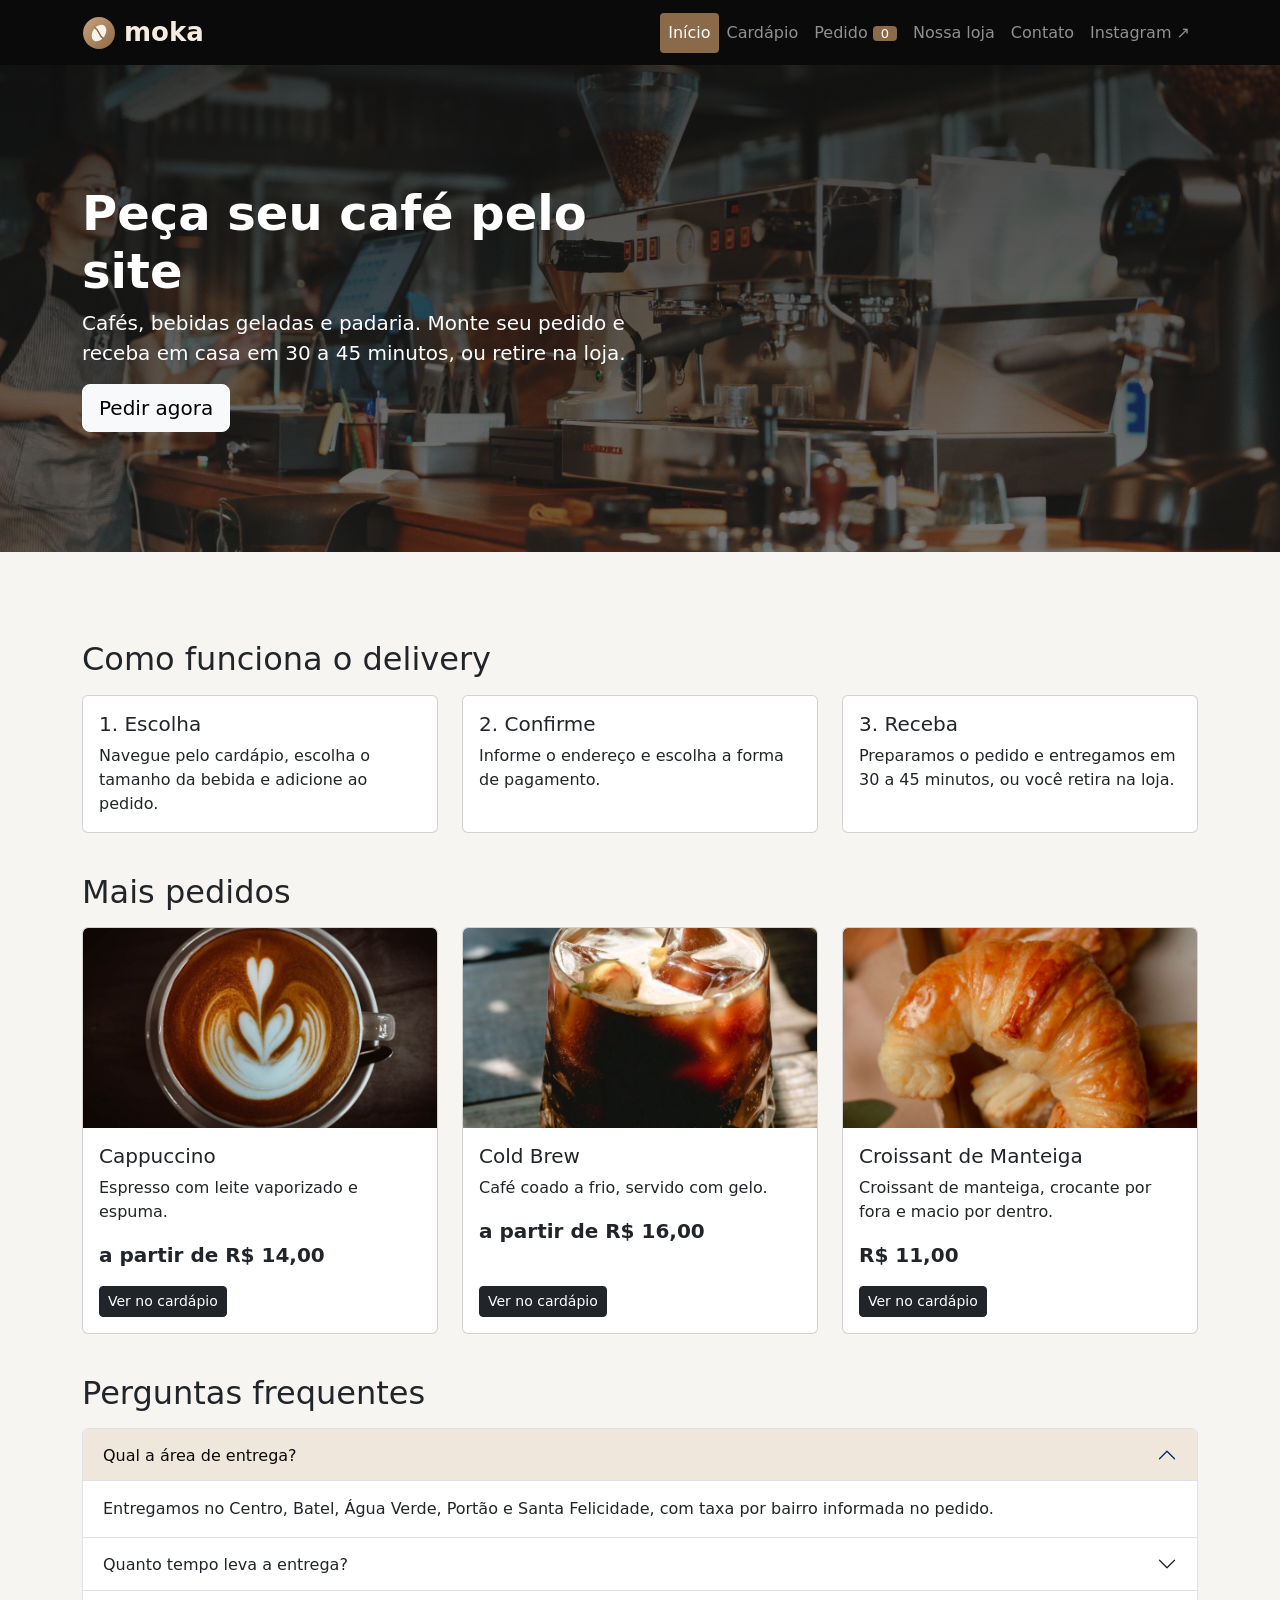
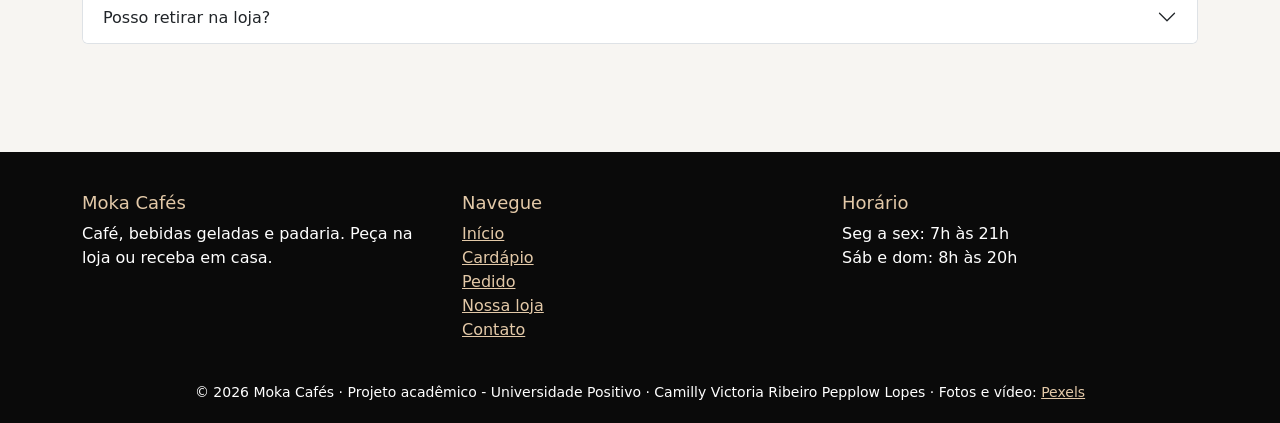
<file: index.html>
<!DOCTYPE html>
<!-- Moka - Inicio -->
<html lang="pt-BR">
<head>
    <meta charset="UTF-8">
    <meta name="viewport" content="width=device-width, initial-scale=1">
    <meta name="description" content="Moka Cafés: cardápio, pedidos e delivery de café.">
    <meta name="author" content="Camilly Victoria Ribeiro Pepplow Lopes">
    <title>Início | Moka Cafés</title>
    <link rel="icon" href="img/favicon.svg" type="image/svg+xml">
    <link rel="stylesheet" href="css/bootstrap.min.css">
    <link rel="stylesheet" href="css/tema.css">
</head>
<body>

    <header>
        <nav class="navbar navbar-expand-lg navbar-dark navbar-moka">
            <div class="container">
                <a class="navbar-brand" href="index.html"><img src="img/logo-moka.svg" alt="" width="34" height="34"><span>moka</span></a>
                <button class="navbar-toggler" type="button" data-bs-toggle="collapse" data-bs-target="#menu-principal" aria-label="Abrir menu">
                    <span class="navbar-toggler-icon"></span>
                </button>
                <div class="collapse navbar-collapse" id="menu-principal">
                    <ul class="navbar-nav ms-auto">
                        <li class="nav-item"><a class="nav-link active" href="index.html">Início</a></li>
                        <li class="nav-item"><a class="nav-link" href="cardapio.html">Cardápio</a></li>
                        <li class="nav-item"><a class="nav-link" href="pedido.html">Pedido <span id="contador-sacola">0</span></a></li>
                        <li class="nav-item"><a class="nav-link" href="loja.html">Nossa loja</a></li>
                        <li class="nav-item"><a class="nav-link" href="contato.html">Contato</a></li>
                        <li class="nav-item"><a class="nav-link" href="https://www.instagram.com" target="_blank" rel="noopener">Instagram ↗</a></li>
                    </ul>
                </div>
            </div>
        </nav>
    </header>

    <section class="hero" style="background-image: linear-gradient(rgba(10, 10, 10, 0.75), rgba(10, 10, 10, 0.5)), url('img/hero-fundo.jpg');">
        <div class="container">
            <div class="texto-hero">
                <h1>Peça seu café pelo site</h1>
                <p>Cafés, bebidas geladas e padaria. Monte seu pedido e receba em casa em 30 a 45 minutos, ou retire na loja.</p>
                <a href="cardapio.html" class="btn btn-light btn-lg">Pedir agora</a>
            </div>
        </div>
    </section>

    <main class="container py-5">

        <h2 class="titulo-secao">Como funciona o delivery</h2>
        <div class="grade">
            <div>
                <div class="card card-moka">
                    <div class="card-body">
                        <h3>1. Escolha</h3>
                        <p>Navegue pelo cardápio, escolha o tamanho da bebida e adicione ao pedido.</p>
                    </div>
                </div>
            </div>
            <div>
                <div class="card card-moka">
                    <div class="card-body">
                        <h3>2. Confirme</h3>
                        <p>Informe o endereço e escolha a forma de pagamento.</p>
                    </div>
                </div>
            </div>
            <div>
                <div class="card card-moka">
                    <div class="card-body">
                        <h3>3. Receba</h3>
                        <p>Preparamos o pedido e entregamos em 30 a 45 minutos, ou você retira na loja.</p>
                    </div>
                </div>
            </div>
        </div>

        <h2 class="titulo-secao">Mais pedidos</h2>
        <div class="grade">
            <div>
                <article class="card card-moka">
                    <img src="img/cappuccino.jpg" class="card-img-top" alt="Cappuccino">
                    <div class="card-body">
                        <h3 class="card-title">Cappuccino</h3>
                        <p class="card-text">Espresso com leite vaporizado e espuma.</p>
                        <p class="preco">a partir de R$ 14,00</p>
                        <a href="cardapio.html" class="btn btn-dark btn-sm">Ver no cardápio</a>
                    </div>
                </article>
            </div>
            <div>
                <article class="card card-moka">
                    <img src="img/cold-brew.jpg" class="card-img-top" alt="Cold Brew">
                    <div class="card-body">
                        <h3 class="card-title">Cold Brew</h3>
                        <p class="card-text">Café coado a frio, servido com gelo.</p>
                        <p class="preco">a partir de R$ 16,00</p>
                        <a href="cardapio.html" class="btn btn-dark btn-sm">Ver no cardápio</a>
                    </div>
                </article>
            </div>
            <div>
                <article class="card card-moka">
                    <img src="img/croissant.jpg" class="card-img-top" alt="Croissant de Manteiga">
                    <div class="card-body">
                        <h3 class="card-title">Croissant de Manteiga</h3>
                        <p class="card-text">Croissant de manteiga, crocante por fora e macio por dentro.</p>
                        <p class="preco">R$ 11,00</p>
                        <a href="cardapio.html" class="btn btn-dark btn-sm">Ver no cardápio</a>
                    </div>
                </article>
            </div>
        </div>

        <h2 class="titulo-secao">Perguntas frequentes</h2>
        <div class="accordion" id="perguntas">
            <div class="accordion-item">
                <h3 class="accordion-header">
                    <button class="accordion-button" type="button" data-bs-toggle="collapse" data-bs-target="#pergunta1">Qual a área de entrega?</button>
                </h3>
                <div id="pergunta1" class="accordion-collapse collapse show" data-bs-parent="#perguntas">
                    <div class="accordion-body">Entregamos no Centro, Batel, Água Verde, Portão e Santa Felicidade, com taxa por bairro informada no pedido.</div>
                </div>
            </div>
            <div class="accordion-item">
                <h3 class="accordion-header">
                    <button class="accordion-button collapsed" type="button" data-bs-toggle="collapse" data-bs-target="#pergunta2">Quanto tempo leva a entrega?</button>
                </h3>
                <div id="pergunta2" class="accordion-collapse collapse" data-bs-parent="#perguntas">
                    <div class="accordion-body">De 30 a 45 minutos, dependendo do bairro.</div>
                </div>
            </div>
            <div class="accordion-item">
                <h3 class="accordion-header">
                    <button class="accordion-button collapsed" type="button" data-bs-toggle="collapse" data-bs-target="#pergunta3">Posso retirar na loja?</button>
                </h3>
                <div id="pergunta3" class="accordion-collapse collapse" data-bs-parent="#perguntas">
                    <div class="accordion-body">Sim. Escolha a opção Retirada na loja ao finalizar o pedido. Não tem taxa de entrega.</div>
                </div>
            </div>
        </div>

    </main>

    <footer class="rodape">
        <div class="container">
            <div class="rodape-colunas">
                <div>
                    <h2>Moka Cafés</h2>
                    <p>Café, bebidas geladas e padaria. Peça na loja ou receba em casa.</p>
                </div>
                <div>
                    <h2>Navegue</h2>
                    <ul class="list-unstyled">
                        <li><a href="index.html">Início</a></li>
                        <li><a href="cardapio.html">Cardápio</a></li>
                        <li><a href="pedido.html">Pedido</a></li>
                        <li><a href="loja.html">Nossa loja</a></li>
                        <li><a href="contato.html">Contato</a></li>
                    </ul>
                </div>
                <div>
                    <h2>Horário</h2>
                    <p>Seg a sex: 7h às 21h<br>Sáb e dom: 8h às 20h</p>
                </div>
            </div>
            <p class="text-center small">&copy; <span class="ano-atual">2026</span> Moka Cafés · Projeto acadêmico - Universidade Positivo · Camilly Victoria Ribeiro Pepplow Lopes · Fotos e vídeo: <a href="https://www.pexels.com" target="_blank" rel="noopener">Pexels</a></p>
        </div>
    </footer>

    <script src="js/bootstrap.bundle.min.js"></script>
    <script src="js/comum.js"></script>
</body>
</html>
</file>
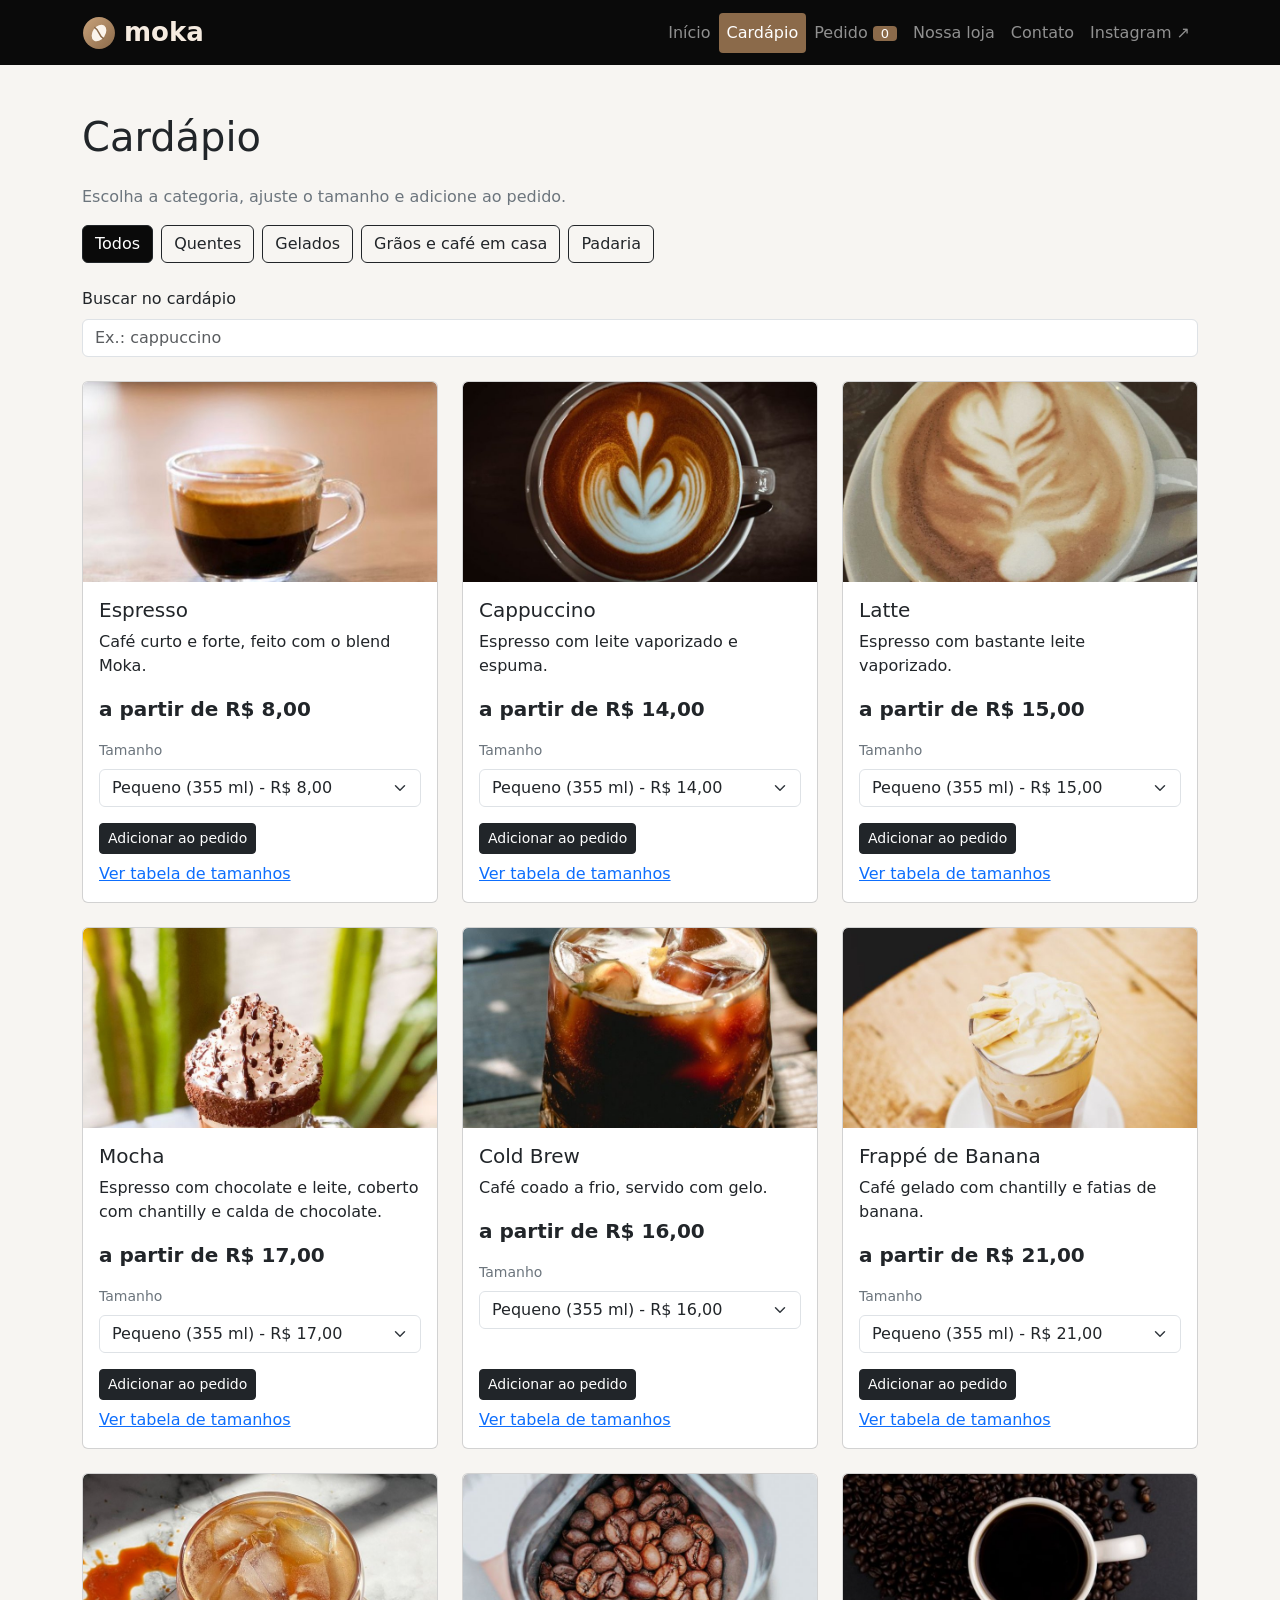
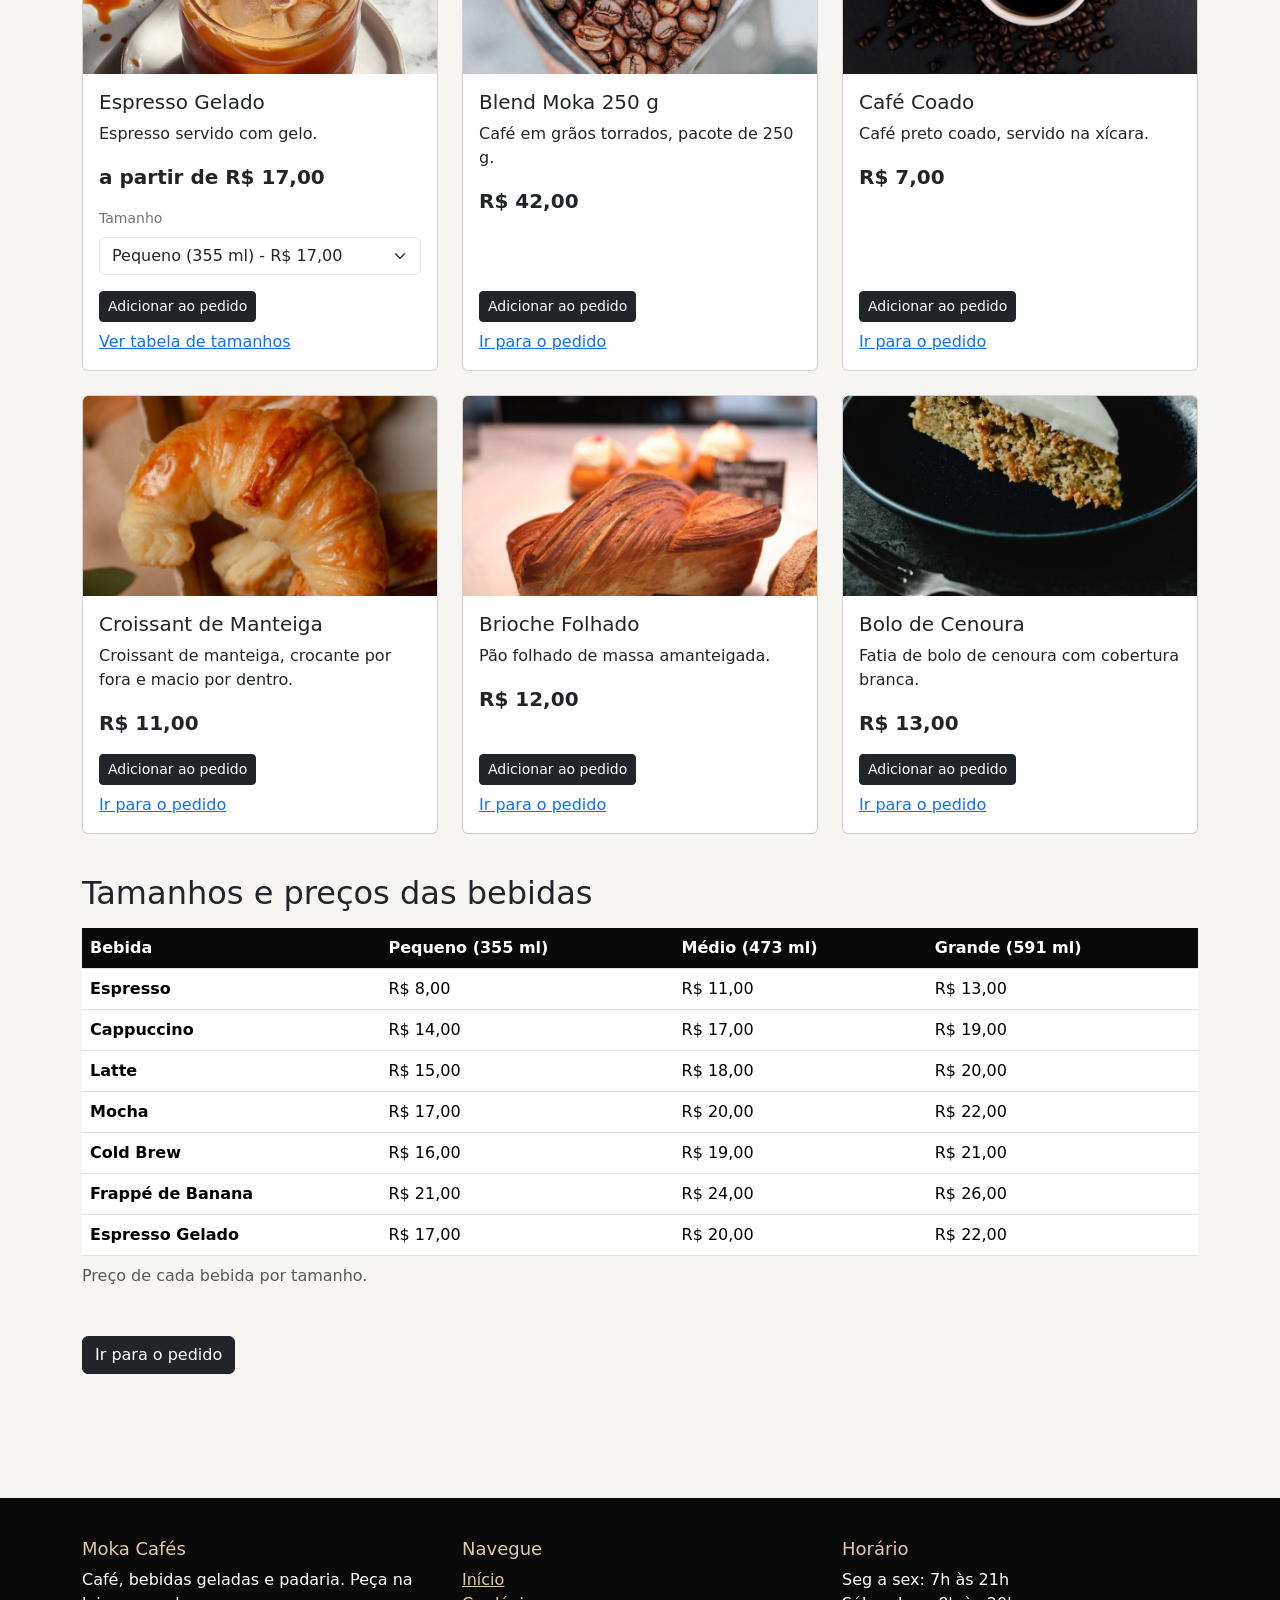
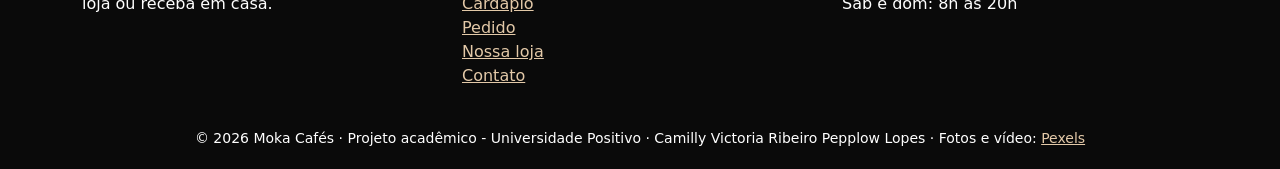
<file: cardapio.html>
<!DOCTYPE html>
<!-- Moka - Cardapio -->
<html lang="pt-BR">
<head>
    <meta charset="UTF-8">
    <meta name="viewport" content="width=device-width, initial-scale=1">
    <meta name="description" content="Cardápio de cafés, gelados, grãos e padaria.">
    <meta name="author" content="Camilly Victoria Ribeiro Pepplow Lopes">
    <title>Cardápio | Moka Cafés</title>
    <link rel="icon" href="img/favicon.svg" type="image/svg+xml">
    <link rel="stylesheet" href="css/bootstrap.min.css">
    <link rel="stylesheet" href="css/tema.css">
</head>
<body>

    <header>
        <nav class="navbar navbar-expand-lg navbar-dark navbar-moka">
            <div class="container">
                <a class="navbar-brand" href="index.html"><img src="img/logo-moka.svg" alt="" width="34" height="34"><span>moka</span></a>
                <button class="navbar-toggler" type="button" data-bs-toggle="collapse" data-bs-target="#menu-principal" aria-label="Abrir menu">
                    <span class="navbar-toggler-icon"></span>
                </button>
                <div class="collapse navbar-collapse" id="menu-principal">
                    <ul class="navbar-nav ms-auto">
                        <li class="nav-item"><a class="nav-link" href="index.html">Início</a></li>
                        <li class="nav-item"><a class="nav-link active" href="cardapio.html">Cardápio</a></li>
                        <li class="nav-item"><a class="nav-link" href="pedido.html">Pedido <span id="contador-sacola">0</span></a></li>
                        <li class="nav-item"><a class="nav-link" href="loja.html">Nossa loja</a></li>
                        <li class="nav-item"><a class="nav-link" href="contato.html">Contato</a></li>
                        <li class="nav-item"><a class="nav-link" href="https://www.instagram.com" target="_blank" rel="noopener">Instagram ↗</a></li>
                    </ul>
                </div>
            </div>
        </nav>
    </header>

    <main class="container py-5">

        <h1>Cardápio</h1>
        <p class="dica">Escolha a categoria, ajuste o tamanho e adicione ao pedido.</p>

        <div id="abas">
            <button type="button" class="btn btn-outline-dark ativa" data-cat="todas">Todos</button>
            <button type="button" class="btn btn-outline-dark" data-cat="quentes">Quentes</button>
            <button type="button" class="btn btn-outline-dark" data-cat="gelados">Gelados</button>
            <button type="button" class="btn btn-outline-dark" data-cat="graos">Grãos e café em casa</button>
            <button type="button" class="btn btn-outline-dark" data-cat="padaria">Padaria</button>
        </div>

        <form id="form-busca" onsubmit="return false">
            <label for="busca-produto" class="form-label">Buscar no cardápio</label>
            <input type="text" class="form-control" id="busca-produto" placeholder="Ex.: cappuccino">
        </form>

        <ul class="grade" id="lista-produtos">
            <li data-id="1" data-nome="Espresso" data-categoria="quentes" data-preco="8" data-imagem="img/espresso.jpg">
                <article class="card card-moka">
                    <img src="img/espresso.jpg" class="card-img-top" alt="Espresso">
                    <div class="card-body">
                        <h3 class="card-title">Espresso</h3>
                        <p class="card-text">Café curto e forte, feito com o blend Moka.</p>
                        <p class="preco">a partir de R$ 8,00</p>
                        <label for="tam-1" class="form-label rotulo-tam">Tamanho</label>
                        <select id="tam-1" class="form-select mb-3">
                            <option value="Pequeno" data-adicional="0">Pequeno (355 ml) - R$ 8,00</option>
                            <option value="Médio" data-adicional="3">Médio (473 ml) - R$ 11,00</option>
                            <option value="Grande" data-adicional="5">Grande (591 ml) - R$ 13,00</option>
                        </select>
                        <button type="button" class="btn btn-dark btn-sm btn-add" data-id="1">Adicionar ao pedido</button>
                        <a href="#tabela-tamanhos" class="mt-2">Ver tabela de tamanhos</a>
                    </div>
                </article>
            </li>
            <li data-id="2" data-nome="Cappuccino" data-categoria="quentes" data-preco="14" data-imagem="img/cappuccino.jpg">
                <article class="card card-moka">
                    <img src="img/cappuccino.jpg" class="card-img-top" alt="Cappuccino">
                    <div class="card-body">
                        <h3 class="card-title">Cappuccino</h3>
                        <p class="card-text">Espresso com leite vaporizado e espuma.</p>
                        <p class="preco">a partir de R$ 14,00</p>
                        <label for="tam-2" class="form-label rotulo-tam">Tamanho</label>
                        <select id="tam-2" class="form-select mb-3">
                            <option value="Pequeno" data-adicional="0">Pequeno (355 ml) - R$ 14,00</option>
                            <option value="Médio" data-adicional="3">Médio (473 ml) - R$ 17,00</option>
                            <option value="Grande" data-adicional="5">Grande (591 ml) - R$ 19,00</option>
                        </select>
                        <button type="button" class="btn btn-dark btn-sm btn-add" data-id="2">Adicionar ao pedido</button>
                        <a href="#tabela-tamanhos" class="mt-2">Ver tabela de tamanhos</a>
                    </div>
                </article>
            </li>
            <li data-id="3" data-nome="Latte" data-categoria="quentes" data-preco="15" data-imagem="img/latte.jpg">
                <article class="card card-moka">
                    <img src="img/latte.jpg" class="card-img-top" alt="Latte">
                    <div class="card-body">
                        <h3 class="card-title">Latte</h3>
                        <p class="card-text">Espresso com bastante leite vaporizado.</p>
                        <p class="preco">a partir de R$ 15,00</p>
                        <label for="tam-3" class="form-label rotulo-tam">Tamanho</label>
                        <select id="tam-3" class="form-select mb-3">
                            <option value="Pequeno" data-adicional="0">Pequeno (355 ml) - R$ 15,00</option>
                            <option value="Médio" data-adicional="3">Médio (473 ml) - R$ 18,00</option>
                            <option value="Grande" data-adicional="5">Grande (591 ml) - R$ 20,00</option>
                        </select>
                        <button type="button" class="btn btn-dark btn-sm btn-add" data-id="3">Adicionar ao pedido</button>
                        <a href="#tabela-tamanhos" class="mt-2">Ver tabela de tamanhos</a>
                    </div>
                </article>
            </li>
            <li data-id="4" data-nome="Mocha" data-categoria="quentes" data-preco="17" data-imagem="img/mocha.jpg">
                <article class="card card-moka">
                    <img src="img/mocha.jpg" class="card-img-top" alt="Mocha">
                    <div class="card-body">
                        <h3 class="card-title">Mocha</h3>
                        <p class="card-text">Espresso com chocolate e leite, coberto com chantilly e calda de chocolate.</p>
                        <p class="preco">a partir de R$ 17,00</p>
                        <label for="tam-4" class="form-label rotulo-tam">Tamanho</label>
                        <select id="tam-4" class="form-select mb-3">
                            <option value="Pequeno" data-adicional="0">Pequeno (355 ml) - R$ 17,00</option>
                            <option value="Médio" data-adicional="3">Médio (473 ml) - R$ 20,00</option>
                            <option value="Grande" data-adicional="5">Grande (591 ml) - R$ 22,00</option>
                        </select>
                        <button type="button" class="btn btn-dark btn-sm btn-add" data-id="4">Adicionar ao pedido</button>
                        <a href="#tabela-tamanhos" class="mt-2">Ver tabela de tamanhos</a>
                    </div>
                </article>
            </li>
            <li data-id="5" data-nome="Cold Brew" data-categoria="gelados" data-preco="16" data-imagem="img/cold-brew.jpg">
                <article class="card card-moka">
                    <img src="img/cold-brew.jpg" class="card-img-top" alt="Cold Brew">
                    <div class="card-body">
                        <h3 class="card-title">Cold Brew</h3>
                        <p class="card-text">Café coado a frio, servido com gelo.</p>
                        <p class="preco">a partir de R$ 16,00</p>
                        <label for="tam-5" class="form-label rotulo-tam">Tamanho</label>
                        <select id="tam-5" class="form-select mb-3">
                            <option value="Pequeno" data-adicional="0">Pequeno (355 ml) - R$ 16,00</option>
                            <option value="Médio" data-adicional="3">Médio (473 ml) - R$ 19,00</option>
                            <option value="Grande" data-adicional="5">Grande (591 ml) - R$ 21,00</option>
                        </select>
                        <button type="button" class="btn btn-dark btn-sm btn-add" data-id="5">Adicionar ao pedido</button>
                        <a href="#tabela-tamanhos" class="mt-2">Ver tabela de tamanhos</a>
                    </div>
                </article>
            </li>
            <li data-id="6" data-nome="Frappé de Banana" data-categoria="gelados" data-preco="21" data-imagem="img/frappe.jpg">
                <article class="card card-moka">
                    <img src="img/frappe.jpg" class="card-img-top" alt="Frappé de Banana">
                    <div class="card-body">
                        <h3 class="card-title">Frappé de Banana</h3>
                        <p class="card-text">Café gelado com chantilly e fatias de banana.</p>
                        <p class="preco">a partir de R$ 21,00</p>
                        <label for="tam-6" class="form-label rotulo-tam">Tamanho</label>
                        <select id="tam-6" class="form-select mb-3">
                            <option value="Pequeno" data-adicional="0">Pequeno (355 ml) - R$ 21,00</option>
                            <option value="Médio" data-adicional="3">Médio (473 ml) - R$ 24,00</option>
                            <option value="Grande" data-adicional="5">Grande (591 ml) - R$ 26,00</option>
                        </select>
                        <button type="button" class="btn btn-dark btn-sm btn-add" data-id="6">Adicionar ao pedido</button>
                        <a href="#tabela-tamanhos" class="mt-2">Ver tabela de tamanhos</a>
                    </div>
                </article>
            </li>
            <li data-id="7" data-nome="Espresso Gelado" data-categoria="gelados" data-preco="17" data-imagem="img/latte-gelado.jpg">
                <article class="card card-moka">
                    <img src="img/latte-gelado.jpg" class="card-img-top" alt="Espresso Gelado">
                    <div class="card-body">
                        <h3 class="card-title">Espresso Gelado</h3>
                        <p class="card-text">Espresso servido com gelo.</p>
                        <p class="preco">a partir de R$ 17,00</p>
                        <label for="tam-7" class="form-label rotulo-tam">Tamanho</label>
                        <select id="tam-7" class="form-select mb-3">
                            <option value="Pequeno" data-adicional="0">Pequeno (355 ml) - R$ 17,00</option>
                            <option value="Médio" data-adicional="3">Médio (473 ml) - R$ 20,00</option>
                            <option value="Grande" data-adicional="5">Grande (591 ml) - R$ 22,00</option>
                        </select>
                        <button type="button" class="btn btn-dark btn-sm btn-add" data-id="7">Adicionar ao pedido</button>
                        <a href="#tabela-tamanhos" class="mt-2">Ver tabela de tamanhos</a>
                    </div>
                </article>
            </li>
            <li data-id="8" data-nome="Blend Moka 250 g" data-categoria="graos" data-preco="42" data-imagem="img/blend-moka.jpg">
                <article class="card card-moka">
                    <img src="img/blend-moka.jpg" class="card-img-top" alt="Blend Moka 250 g">
                    <div class="card-body">
                        <h3 class="card-title">Blend Moka 250 g</h3>
                        <p class="card-text">Café em grãos torrados, pacote de 250 g.</p>
                        <p class="preco">R$ 42,00</p>
                        <button type="button" class="btn btn-dark btn-sm btn-add" data-id="8">Adicionar ao pedido</button>
                        <a href="pedido.html" class="mt-2">Ir para o pedido</a>
                    </div>
                </article>
            </li>
            <li data-id="9" data-nome="Café Coado" data-categoria="quentes" data-preco="7" data-imagem="img/drip-bag.jpg">
                <article class="card card-moka">
                    <img src="img/drip-bag.jpg" class="card-img-top" alt="Café Coado">
                    <div class="card-body">
                        <h3 class="card-title">Café Coado</h3>
                        <p class="card-text">Café preto coado, servido na xícara.</p>
                        <p class="preco">R$ 7,00</p>
                        <button type="button" class="btn btn-dark btn-sm btn-add" data-id="9">Adicionar ao pedido</button>
                        <a href="pedido.html" class="mt-2">Ir para o pedido</a>
                    </div>
                </article>
            </li>
            <li data-id="10" data-nome="Croissant de Manteiga" data-categoria="padaria" data-preco="11" data-imagem="img/croissant.jpg">
                <article class="card card-moka">
                    <img src="img/croissant.jpg" class="card-img-top" alt="Croissant de Manteiga">
                    <div class="card-body">
                        <h3 class="card-title">Croissant de Manteiga</h3>
                        <p class="card-text">Croissant de manteiga, crocante por fora e macio por dentro.</p>
                        <p class="preco">R$ 11,00</p>
                        <button type="button" class="btn btn-dark btn-sm btn-add" data-id="10">Adicionar ao pedido</button>
                        <a href="pedido.html" class="mt-2">Ir para o pedido</a>
                    </div>
                </article>
            </li>
            <li data-id="11" data-nome="Brioche Folhado" data-categoria="padaria" data-preco="12" data-imagem="img/brioche.jpg">
                <article class="card card-moka">
                    <img src="img/brioche.jpg" class="card-img-top" alt="Brioche Folhado">
                    <div class="card-body">
                        <h3 class="card-title">Brioche Folhado</h3>
                        <p class="card-text">Pão folhado de massa amanteigada.</p>
                        <p class="preco">R$ 12,00</p>
                        <button type="button" class="btn btn-dark btn-sm btn-add" data-id="11">Adicionar ao pedido</button>
                        <a href="pedido.html" class="mt-2">Ir para o pedido</a>
                    </div>
                </article>
            </li>
            <li data-id="12" data-nome="Bolo de Cenoura" data-categoria="padaria" data-preco="13" data-imagem="img/bolo-cenoura.jpg">
                <article class="card card-moka">
                    <img src="img/bolo-cenoura.jpg" class="card-img-top" alt="Bolo de Cenoura">
                    <div class="card-body">
                        <h3 class="card-title">Bolo de Cenoura</h3>
                        <p class="card-text">Fatia de bolo de cenoura com cobertura branca.</p>
                        <p class="preco">R$ 13,00</p>
                        <button type="button" class="btn btn-dark btn-sm btn-add" data-id="12">Adicionar ao pedido</button>
                        <a href="pedido.html" class="mt-2">Ir para o pedido</a>
                    </div>
                </article>
            </li>
        </ul>
        <div class="alert alert-danger" id="sem-resultado" hidden>Nenhum item encontrado.</div>

        <h2 class="titulo-secao">Tamanhos e preços das bebidas</h2>
        <div class="table-responsive">
            <table class="table table-hover tabela-moka" id="tabela-tamanhos">
                <caption>Preço de cada bebida por tamanho.</caption>
                <thead>
                    <tr>
                        <th>Bebida</th>
                        <th>Pequeno (355 ml)</th>
                        <th>Médio (473 ml)</th>
                        <th>Grande (591 ml)</th>
                    </tr>
                </thead>
                <tbody>
                    <tr><th>Espresso</th><td>R$ 8,00</td><td>R$ 11,00</td><td>R$ 13,00</td></tr>
                    <tr><th>Cappuccino</th><td>R$ 14,00</td><td>R$ 17,00</td><td>R$ 19,00</td></tr>
                    <tr><th>Latte</th><td>R$ 15,00</td><td>R$ 18,00</td><td>R$ 20,00</td></tr>
                    <tr><th>Mocha</th><td>R$ 17,00</td><td>R$ 20,00</td><td>R$ 22,00</td></tr>
                    <tr><th>Cold Brew</th><td>R$ 16,00</td><td>R$ 19,00</td><td>R$ 21,00</td></tr>
                    <tr><th>Frappé de Banana</th><td>R$ 21,00</td><td>R$ 24,00</td><td>R$ 26,00</td></tr>
                    <tr><th>Espresso Gelado</th><td>R$ 17,00</td><td>R$ 20,00</td><td>R$ 22,00</td></tr>
                </tbody>
            </table>
        </div>

        <p class="fim-pagina"><a href="pedido.html" class="btn btn-dark">Ir para o pedido</a></p>

    </main>

    <p class="aviso-flutuante" id="aviso-flutuante" hidden></p>

    <footer class="rodape">
        <div class="container">
            <div class="rodape-colunas">
                <div>
                    <h2>Moka Cafés</h2>
                    <p>Café, bebidas geladas e padaria. Peça na loja ou receba em casa.</p>
                </div>
                <div>
                    <h2>Navegue</h2>
                    <ul class="list-unstyled">
                        <li><a href="index.html">Início</a></li>
                        <li><a href="cardapio.html">Cardápio</a></li>
                        <li><a href="pedido.html">Pedido</a></li>
                        <li><a href="loja.html">Nossa loja</a></li>
                        <li><a href="contato.html">Contato</a></li>
                    </ul>
                </div>
                <div>
                    <h2>Horário</h2>
                    <p>Seg a sex: 7h às 21h<br>Sáb e dom: 8h às 20h</p>
                </div>
            </div>
            <p class="text-center small">&copy; <span class="ano-atual">2026</span> Moka Cafés · Projeto acadêmico - Universidade Positivo · Camilly Victoria Ribeiro Pepplow Lopes · Fotos e vídeo: <a href="https://www.pexels.com" target="_blank" rel="noopener">Pexels</a></p>
        </div>
    </footer>

    <script src="js/bootstrap.bundle.min.js"></script>
    <script src="js/comum.js"></script>
    <script src="js/cardapio.js"></script>
</body>
</html>
</file>
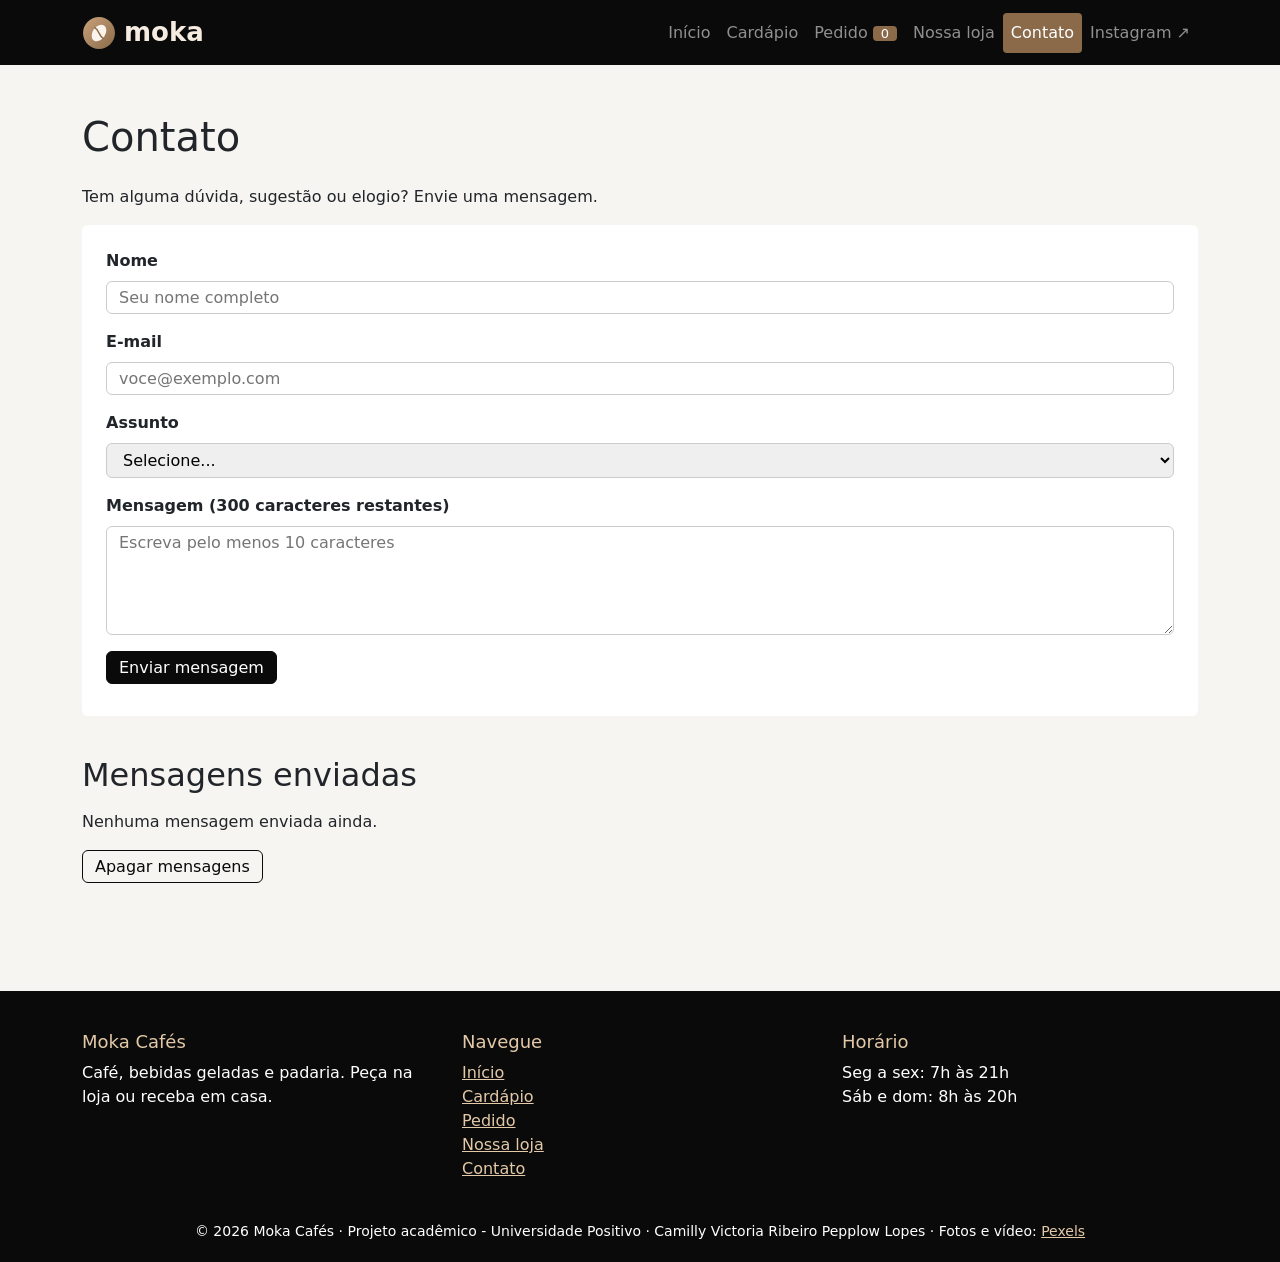
<file: contato.html>
<!DOCTYPE html>
<!-- Moka - Contato -->
<html lang="pt-BR">
<head>
    <meta charset="UTF-8">
    <meta name="viewport" content="width=device-width, initial-scale=1">
    <meta name="description" content="Formulário de contato da Moka Cafés.">
    <meta name="author" content="Camilly Victoria Ribeiro Pepplow Lopes">
    <title>Contato | Moka Cafés</title>
    <link rel="icon" href="img/favicon.svg" type="image/svg+xml">
    <link rel="stylesheet" href="css/estilo.css">
</head>
<body>

    <header>
        <div class="barra">
            <a class="marca" href="index.html"><img src="img/logo-moka.svg" alt="" width="34" height="34"><span>moka</span></a>
            <button type="button" id="botao-menu">☰</button>
            <nav id="menu-principal">
                <ul>
                    <li><a href="index.html">Início</a></li>
                    <li><a href="cardapio.html">Cardápio</a></li>
                    <li><a href="pedido.html">Pedido <span id="contador-sacola">0</span></a></li>
                    <li><a href="loja.html">Nossa loja</a></li>
                    <li><a href="contato.html" class="ativo">Contato</a></li>
                    <li><a href="https://www.instagram.com" target="_blank" rel="noopener">Instagram ↗</a></li>
                </ul>
            </nav>
        </div>
    </header>

    <main>

        <h1>Contato</h1>
        <p>Tem alguma dúvida, sugestão ou elogio? Envie uma mensagem.</p>

        <form class="formulario" id="form-contato" novalidate>

            <label for="nome">Nome</label>
            <input type="text" id="nome" required minlength="3" pattern="[A-Za-zÀ-ÿ ]{3,}" placeholder="Seu nome completo">

            <label for="email">E-mail</label>
            <input type="email" id="email" required placeholder="voce@exemplo.com">

            <label for="assunto">Assunto</label>
            <select id="assunto" required>
                <option value="">Selecione...</option>
                <option>Dúvida sobre pedido</option>
                <option>Problema na entrega</option>
                <option>Sugestão</option>
                <option>Elogio</option>
            </select>

            <label for="mensagem">Mensagem (<span id="restante">300</span> caracteres restantes)</label>
            <textarea id="mensagem" rows="5" required minlength="10" maxlength="300" placeholder="Escreva pelo menos 10 caracteres"></textarea>

            <p class="aviso" id="aviso"></p>

            <input type="submit" class="botao" value="Enviar mensagem">
        </form>

        <h2 class="titulo-secao">Mensagens enviadas</h2>
        <p id="sem-mensagens">Nenhuma mensagem enviada ainda.</p>
        <ul id="lista-mensagens"></ul>

        <template id="modelo-mensagem">
            <li>
                <strong class="nome"></strong> (<span class="assunto"></span>) - <span class="data"></span>
                <p class="texto"></p>
            </li>
        </template>

        <button type="button" class="botao secundario" id="limpar-mensagens">Apagar mensagens</button>

    </main>

    <footer>
        <div class="rodape-colunas">
            <div>
                <h2>Moka Cafés</h2>
                <p>Café, bebidas geladas e padaria. Peça na loja ou receba em casa.</p>
            </div>
            <div>
                <h2>Navegue</h2>
                <ul>
                    <li><a href="index.html">Início</a></li>
                    <li><a href="cardapio.html">Cardápio</a></li>
                    <li><a href="pedido.html">Pedido</a></li>
                    <li><a href="loja.html">Nossa loja</a></li>
                    <li><a href="contato.html">Contato</a></li>
                </ul>
            </div>
            <div>
                <h2>Horário</h2>
                <p>Seg a sex: 7h às 21h<br>Sáb e dom: 8h às 20h</p>
            </div>
        </div>
        <p>&copy; <span class="ano-atual">2026</span> Moka Cafés · Projeto acadêmico - Universidade Positivo · Camilly Victoria Ribeiro Pepplow Lopes · Fotos e vídeo: <a href="https://www.pexels.com" target="_blank" rel="noopener">Pexels</a></p>
    </footer>

    <script src="js/comum.js"></script>
    <script src="js/menu.js"></script>
    <script src="js/contato.js"></script>
</body>
</html>
</file>
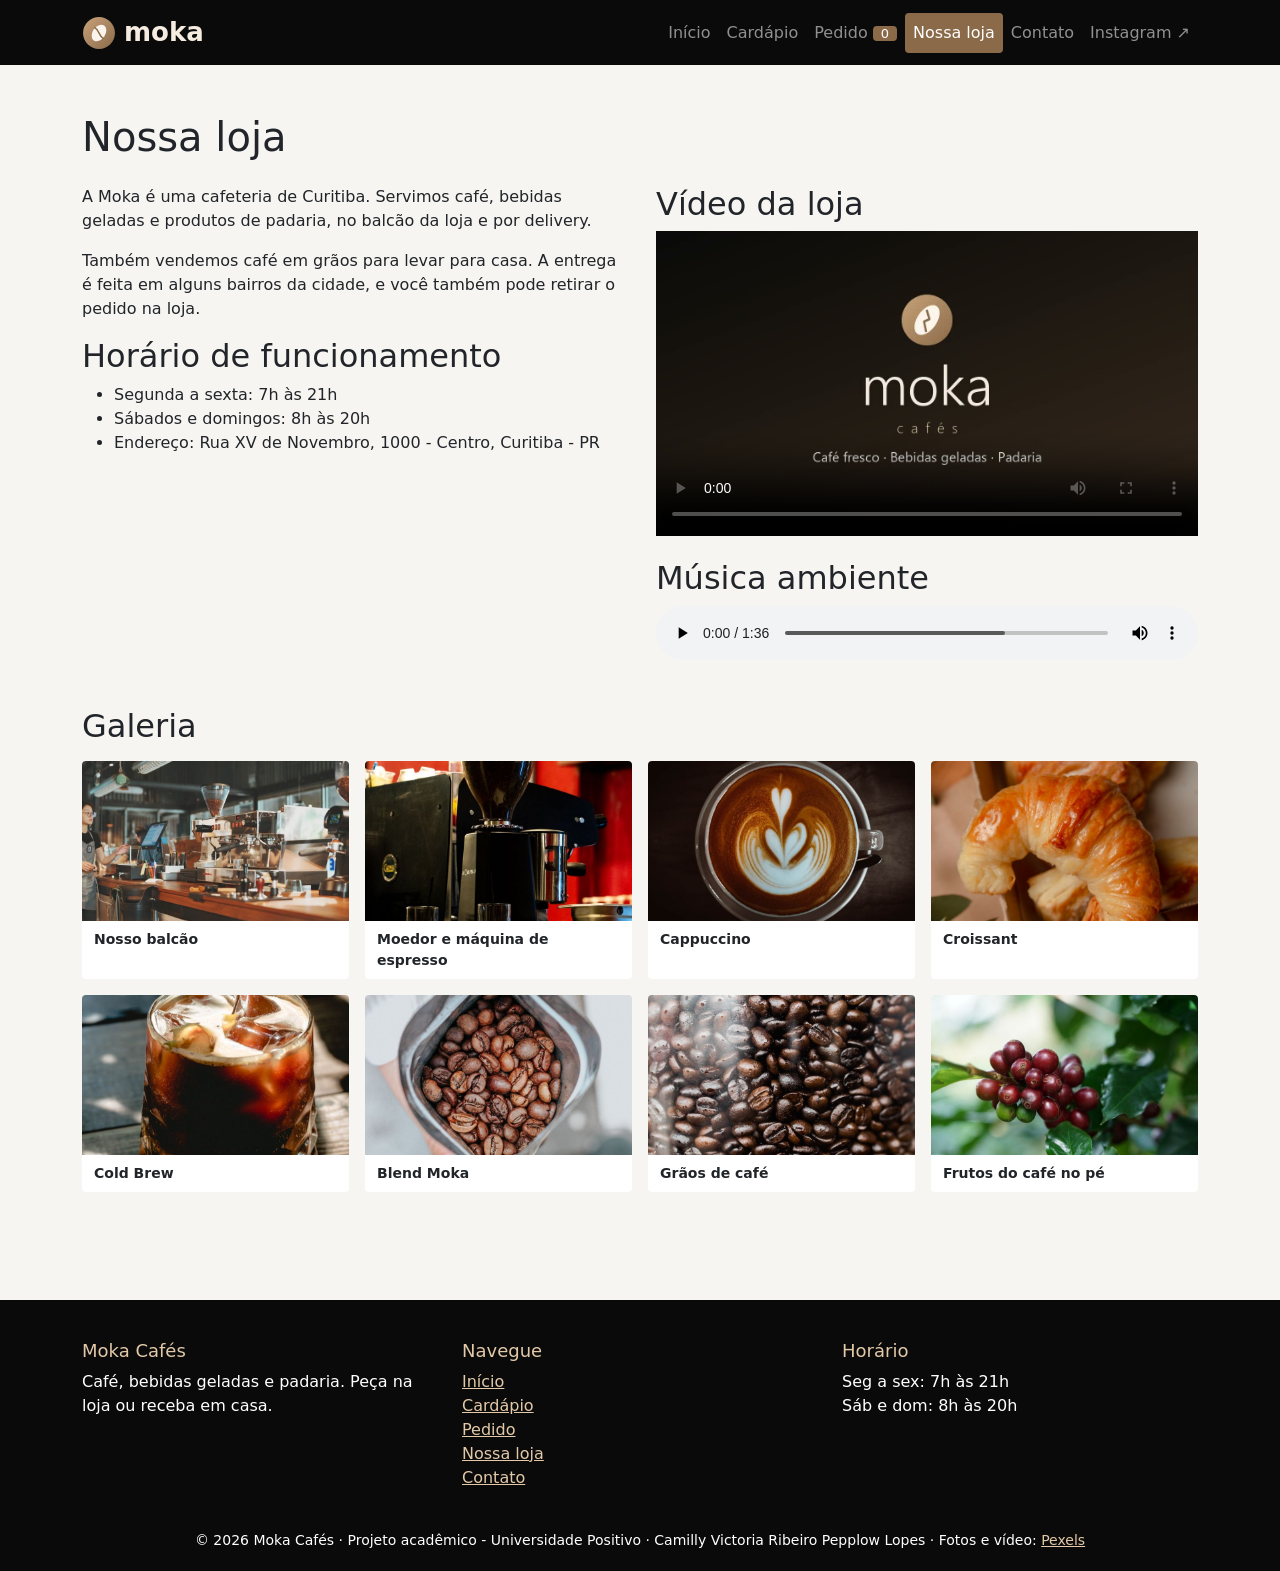
<file: loja.html>
<!DOCTYPE html>
<!-- Moka - Nossa loja -->
<html lang="pt-BR">
<head>
    <meta charset="UTF-8">
    <meta name="viewport" content="width=device-width, initial-scale=1">
    <meta name="description" content="História, vídeo, áudio e galeria da cafeteria Moka.">
    <meta name="author" content="Camilly Victoria Ribeiro Pepplow Lopes">
    <title>Nossa loja | Moka Cafés</title>
    <link rel="icon" href="img/favicon.svg" type="image/svg+xml">
    <link rel="stylesheet" href="css/estilo.css">
    <style>
        .galeria figcaption {
            font-weight: bold;
        }
    </style>
</head>
<body>

    <header>
        <div class="barra">
            <a class="marca" href="index.html"><img src="img/logo-moka.svg" alt="" width="34" height="34"><span>moka</span></a>
            <button type="button" id="botao-menu">☰</button>
            <nav id="menu-principal">
                <ul>
                    <li><a href="index.html">Início</a></li>
                    <li><a href="cardapio.html">Cardápio</a></li>
                    <li><a href="pedido.html">Pedido <span id="contador-sacola">0</span></a></li>
                    <li><a href="loja.html" class="ativo">Nossa loja</a></li>
                    <li><a href="contato.html">Contato</a></li>
                    <li><a href="https://www.instagram.com" target="_blank" rel="noopener">Instagram ↗</a></li>
                </ul>
            </nav>
        </div>
    </header>

    <main>

        <h1>Nossa loja</h1>

        <div class="duas-colunas">
            <div>
                <p>A Moka é uma cafeteria de Curitiba. Servimos café, bebidas geladas e produtos de padaria, no balcão da loja e por delivery.</p>
                <p>Também vendemos café em grãos para levar para casa. A entrega é feita em alguns bairros da cidade, e você também pode retirar o pedido na loja.</p>
                <h2>Horário de funcionamento</h2>
                <ul>
                    <li>Segunda a sexta: 7h às 21h</li>
                    <li>Sábados e domingos: 8h às 20h</li>
                    <li>Endereço: Rua XV de Novembro, 1000 - Centro, Curitiba - PR</li>
                </ul>
            </div>
            <div>
                <h2>Vídeo da loja</h2>
                <video controls poster="img/poster-loja.jpg">
                    <source src="video/produtos-e-loja.mp4" type="video/mp4">
                    Seu navegador não suporta vídeo.
                </video>
                <h2>Música ambiente</h2>
                <audio controls loop>
                    <source src="audio/musica-ambiente.mp3" type="audio/mpeg">
                    Seu navegador não suporta áudio.
                </audio>
            </div>
        </div>

        <h2 class="titulo-secao">Galeria</h2>
        <section class="galeria">
            <figure><img src="img/hero.jpg" alt="Nosso balcão"><figcaption>Nosso balcão</figcaption></figure>
            <figure><img src="img/moedor.jpg" alt="Moedor e máquina de espresso"><figcaption>Moedor e máquina de espresso</figcaption></figure>
            <figure><img src="img/cappuccino.jpg" alt="Cappuccino"><figcaption>Cappuccino</figcaption></figure>
            <figure><img src="img/croissant.jpg" alt="Croissant"><figcaption>Croissant</figcaption></figure>
            <figure><img src="img/cold-brew.jpg" alt="Cold Brew"><figcaption>Cold Brew</figcaption></figure>
            <figure><img src="img/blend-moka.jpg" alt="Blend Moka"><figcaption>Blend Moka</figcaption></figure>
            <figure><img src="img/graos.jpg" alt="Grãos de café"><figcaption>Grãos de café</figcaption></figure>
            <figure><img src="img/cafezal.jpg" alt="Frutos do café no pé"><figcaption>Frutos do café no pé</figcaption></figure>
        </section>

    </main>

    <footer>
        <div class="rodape-colunas">
            <div>
                <h2>Moka Cafés</h2>
                <p>Café, bebidas geladas e padaria. Peça na loja ou receba em casa.</p>
            </div>
            <div>
                <h2>Navegue</h2>
                <ul>
                    <li><a href="index.html">Início</a></li>
                    <li><a href="cardapio.html">Cardápio</a></li>
                    <li><a href="pedido.html">Pedido</a></li>
                    <li><a href="loja.html">Nossa loja</a></li>
                    <li><a href="contato.html">Contato</a></li>
                </ul>
            </div>
            <div>
                <h2>Horário</h2>
                <p>Seg a sex: 7h às 21h<br>Sáb e dom: 8h às 20h</p>
            </div>
        </div>
        <p>&copy; <span class="ano-atual">2026</span> Moka Cafés · Projeto acadêmico - Universidade Positivo · Camilly Victoria Ribeiro Pepplow Lopes · Fotos e vídeo: <a href="https://www.pexels.com" target="_blank" rel="noopener">Pexels</a></p>
    </footer>

    <script src="js/comum.js"></script>
    <script src="js/menu.js"></script>
    <script src="js/loja.js"></script>
</body>
</html>
</file>
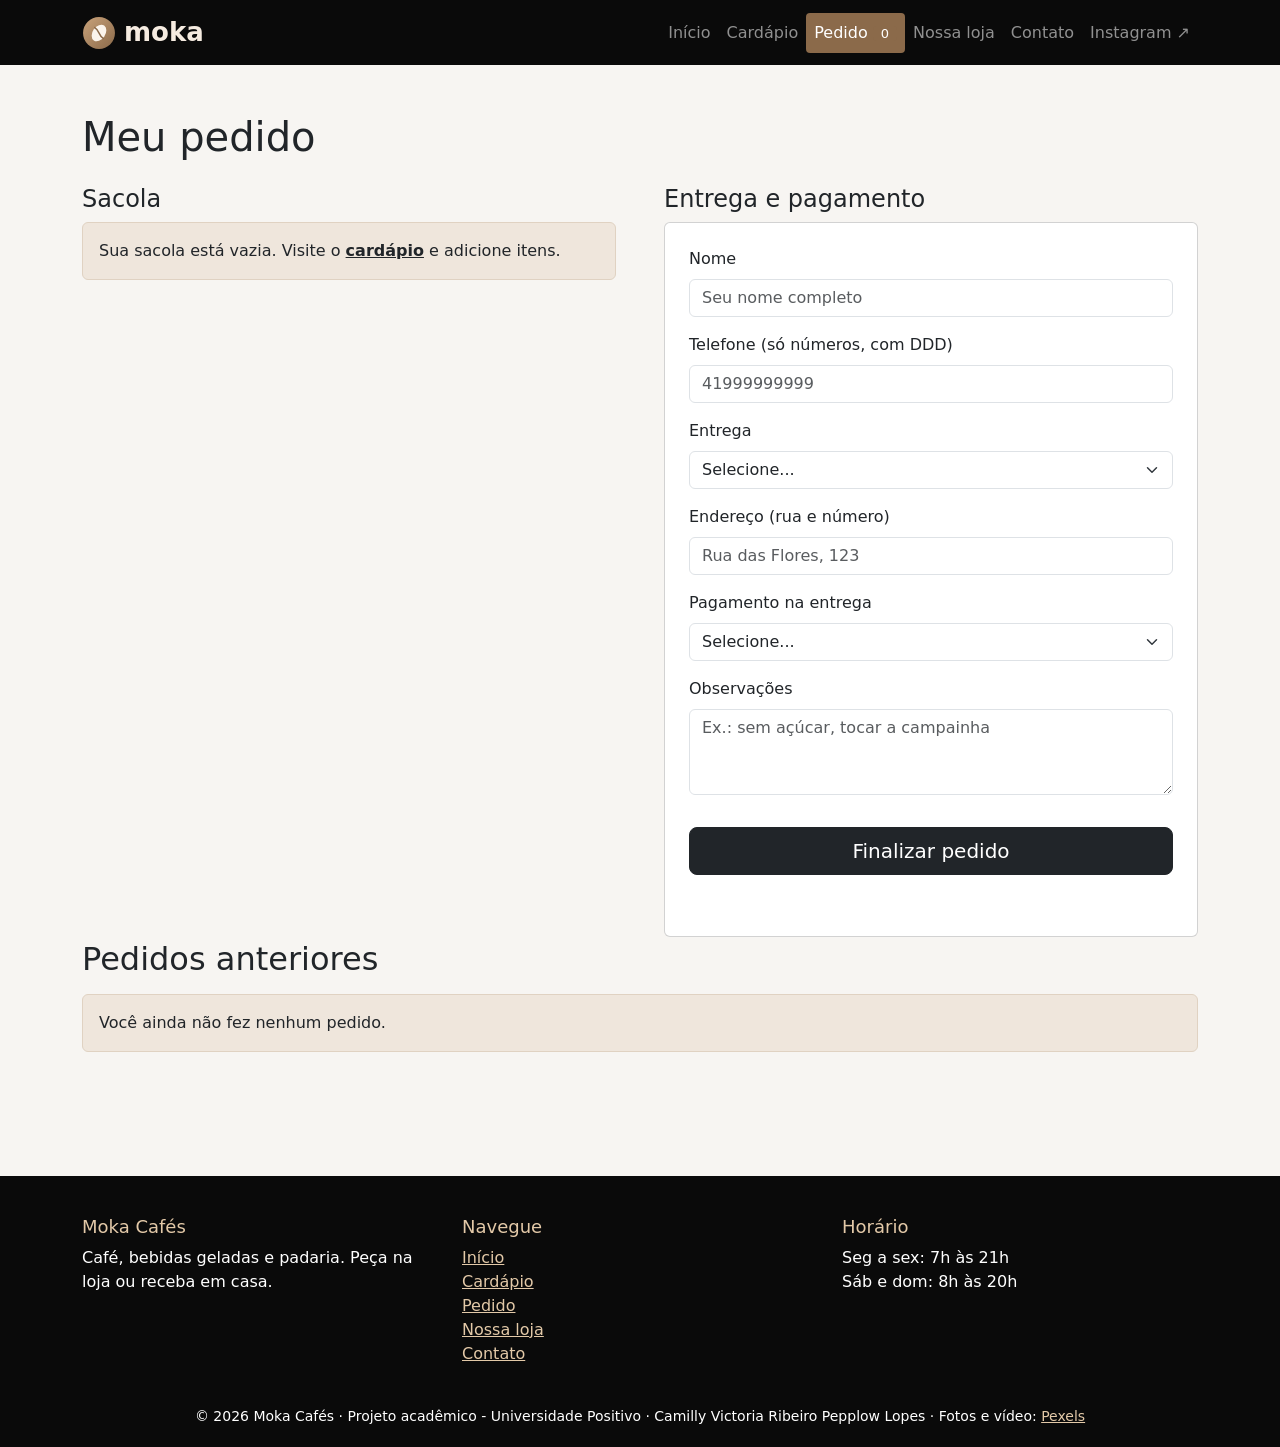
<file: pedido.html>
<!DOCTYPE html>
<!-- Moka - Pedido -->
<html lang="pt-BR">
<head>
    <meta charset="UTF-8">
    <meta name="viewport" content="width=device-width, initial-scale=1">
    <meta name="description" content="Sacola, entrega e pagamento do seu pedido.">
    <meta name="author" content="Camilly Victoria Ribeiro Pepplow Lopes">
    <title>Pedido | Moka Cafés</title>
    <link rel="icon" href="img/favicon.svg" type="image/svg+xml">
    <link rel="stylesheet" href="css/bootstrap.min.css">
    <link rel="stylesheet" href="css/tema.css">
</head>
<body>

    <header>
        <nav class="navbar navbar-expand-lg navbar-dark navbar-moka">
            <div class="container">
                <a class="navbar-brand" href="index.html"><img src="img/logo-moka.svg" alt="" width="34" height="34"><span>moka</span></a>
                <button class="navbar-toggler" type="button" data-bs-toggle="collapse" data-bs-target="#menu-principal" aria-label="Abrir menu">
                    <span class="navbar-toggler-icon"></span>
                </button>
                <div class="collapse navbar-collapse" id="menu-principal">
                    <ul class="navbar-nav ms-auto">
                        <li class="nav-item"><a class="nav-link" href="index.html">Início</a></li>
                        <li class="nav-item"><a class="nav-link" href="cardapio.html">Cardápio</a></li>
                        <li class="nav-item"><a class="nav-link active" href="pedido.html">Pedido <span id="contador-sacola">0</span></a></li>
                        <li class="nav-item"><a class="nav-link" href="loja.html">Nossa loja</a></li>
                        <li class="nav-item"><a class="nav-link" href="contato.html">Contato</a></li>
                        <li class="nav-item"><a class="nav-link" href="https://www.instagram.com" target="_blank" rel="noopener">Instagram ↗</a></li>
                    </ul>
                </div>
            </div>
        </nav>
    </header>

    <main class="container py-5">

        <h1>Meu pedido</h1>

        <div class="dois-lados">

            <div>
                <h2>Sacola</h2>
                <div class="alert alert-moka" id="sacola-vazia">
                    Sua sacola está vazia. Visite o <a href="cardapio.html" class="alert-link">cardápio</a> e adicione itens.
                </div>
                <ul class="lista-simples" id="lista-sacola"></ul>

                <template id="modelo-item-sacola">
                    <li class="item-sacola">
                        <img class="foto" src="" alt="">
                        <div class="info">
                            <h3 class="nome"></h3>
                            <small class="detalhe"></small>
                        </div>
                        <div class="quantidade">
                            <button type="button" class="btn btn-outline-dark btn-sm menos">−</button>
                            <strong class="qtd"></strong>
                            <button type="button" class="btn btn-outline-dark btn-sm mais">+</button>
                        </div>
                        <strong class="subtotal"></strong>
                    </li>
                </template>

                <ul class="lista-simples" id="resumo">
                    <li><span>Produtos</span><span id="r-subtotal">R$ 0,00</span></li>
                    <li><span>Entrega</span><span id="r-entrega">R$ 0,00</span></li>
                    <li><span>Total</span><span id="r-total">R$ 0,00</span></li>
                </ul>
                <button type="button" class="btn btn-outline-dark" id="esvaziar">Esvaziar sacola</button>
            </div>

            <div>
                <h2>Entrega e pagamento</h2>
                <form class="card card-moka" id="form-pedido" novalidate>

                    <label for="nome" class="form-label">Nome</label>
                    <input type="text" class="form-control mb-3" id="nome" required minlength="3" pattern="[A-Za-zÀ-ÿ ]{3,}" placeholder="Seu nome completo">

                    <label for="telefone" class="form-label">Telefone (só números, com DDD)</label>
                    <input type="text" class="form-control mb-3" id="telefone" required pattern="[0-9]{10,11}" placeholder="41999999999">

                    <label for="bairro" class="form-label">Entrega</label>
                    <select class="form-select mb-3" id="bairro" required>
                        <option value="" data-taxa="0">Selecione...</option>
                        <option value="Retirada na loja" data-taxa="0">Retirada na loja (grátis)</option>
                        <option value="Centro" data-taxa="6">Centro (R$ 6,00)</option>
                        <option value="Batel" data-taxa="7">Batel (R$ 7,00)</option>
                        <option value="Água Verde" data-taxa="8">Água Verde (R$ 8,00)</option>
                        <option value="Portão" data-taxa="9">Portão (R$ 9,00)</option>
                        <option value="Santa Felicidade" data-taxa="12">Santa Felicidade (R$ 12,00)</option>
                    </select>

                    <label for="endereco" class="form-label">Endereço (rua e número)</label>
                    <input type="text" class="form-control mb-3" id="endereco" required minlength="5" placeholder="Rua das Flores, 123">

                    <label for="pagamento" class="form-label">Pagamento na entrega</label>
                    <select class="form-select mb-3" id="pagamento" required>
                        <option value="">Selecione...</option>
                        <option>Pix</option>
                        <option>Cartão de crédito</option>
                        <option>Cartão de débito</option>
                        <option>Dinheiro</option>
                    </select>

                    <label for="observacoes" class="form-label">Observações</label>
                    <textarea class="form-control mb-3" id="observacoes" rows="3" maxlength="200" placeholder="Ex.: sem açúcar, tocar a campainha"></textarea>

                    <div id="aviso-pedido"></div>
                    <button type="submit" class="btn btn-dark btn-lg mt-3">Finalizar pedido</button>
                </form>
            </div>

        </div>

        <h2 class="titulo-secao">Pedidos anteriores</h2>
        <p class="alert alert-moka" id="sem-pedidos">Você ainda não fez nenhum pedido.</p>
        <ul class="lista-simples" id="lista-pedidos"></ul>

        <template id="modelo-pedido">
            <li>
                <strong class="numero"></strong> - <span class="data"></span><br>
                <span class="itens"></span><br>
                <span class="entrega"></span> · <strong class="total"></strong>
            </li>
        </template>

    </main>

    <footer class="rodape">
        <div class="container">
            <div class="rodape-colunas">
                <div>
                    <h2>Moka Cafés</h2>
                    <p>Café, bebidas geladas e padaria. Peça na loja ou receba em casa.</p>
                </div>
                <div>
                    <h2>Navegue</h2>
                    <ul class="list-unstyled">
                        <li><a href="index.html">Início</a></li>
                        <li><a href="cardapio.html">Cardápio</a></li>
                        <li><a href="pedido.html">Pedido</a></li>
                        <li><a href="loja.html">Nossa loja</a></li>
                        <li><a href="contato.html">Contato</a></li>
                    </ul>
                </div>
                <div>
                    <h2>Horário</h2>
                    <p>Seg a sex: 7h às 21h<br>Sáb e dom: 8h às 20h</p>
                </div>
            </div>
            <p class="text-center small">&copy; <span class="ano-atual">2026</span> Moka Cafés · Projeto acadêmico - Universidade Positivo · Camilly Victoria Ribeiro Pepplow Lopes · Fotos e vídeo: <a href="https://www.pexels.com" target="_blank" rel="noopener">Pexels</a></p>
        </div>
    </footer>

    <script src="js/bootstrap.bundle.min.js"></script>
    <script src="js/comum.js"></script>
    <script src="js/pedido.js"></script>
</body>
</html>
</file>
<file: css/tema.css>
/* estilos do site Moka (paginas que usam Bootstrap) */
body {
    background-color: #f7f5f2;
}

header {
    position: sticky;
    top: 0;
    z-index: 1020;
}

main h1 {
    margin-bottom: 24px;
}

.dica {
    color: #6c757d;
}

.navbar-moka {
    background-color: #0a0a0a;
}

.navbar-moka .navbar-brand {
    display: flex;
    align-items: center;
    gap: 8px;
    color: #f5ebe0;
    font-size: 26px;
    font-weight: 600;
}

.navbar-moka .nav-link {
    border-radius: 4px;
    padding: 8px 16px;
}

.navbar-moka .nav-link:hover {
    background-color: #333333;
}

.navbar-moka .nav-link.active {
    background-color: #8b6a4a;
    color: white;
}

#contador-sacola {
    background-color: #8b6a4a;
    color: white;
    border-radius: 4px;
    padding: 0 8px;
    font-size: 13px;
}

.btn-dark:hover,
.btn-outline-dark:hover {
    background-color: #8b6a4a;
    border-color: #8b6a4a;
}

.btn.ativa {
    background-color: #0a0a0a;
    color: white;
}

.hero {
    background-size: cover;
    background-position: center;
    color: white;
    padding: 120px 0;
}

.hero h1 {
    font-size: 48px;
    font-weight: bold;
}

.hero p {
    font-size: 20px;
}

.texto-hero {
    max-width: 600px;
}

.titulo-secao {
    margin-top: 40px;
    margin-bottom: 16px;
}

.grade {
    display: grid;
    grid-template-columns: repeat(3, 1fr);
    gap: 24px;
    list-style: none;
    padding: 0;
}

.dois-lados {
    display: grid;
    grid-template-columns: 1fr 1fr;
    gap: 48px;
}

.dois-lados h2 {
    font-size: 24px;
}

.card-moka {
    height: 100%;
    overflow: hidden;
}

.card-moka .card-img-top {
    height: 200px;
    object-fit: cover;
}

.card-moka .card-body {
    display: flex;
    flex-direction: column;
}

.card-moka .card-body h3 {
    font-size: 20px;
}

.card-moka .card-body p:last-child {
    margin-bottom: 0;
}

.card-moka .card-body .btn {
    margin-top: auto;
    align-self: flex-start;
}

.card-moka .card-body a:not(.btn) {
    margin-top: 8px;
}

.preco {
    font-size: 20px;
    font-weight: bold;
}

.rotulo-tam {
    font-size: 14px;
    color: #6c757d;
}

#abas {
    display: flex;
    flex-wrap: wrap;
    gap: 8px;
    margin-bottom: 24px;
}

#form-busca {
    margin-bottom: 24px;
}

#sem-resultado {
    margin-top: 24px;
}

.fim-pagina {
    margin-top: 24px;
}

.tabela-moka thead th {
    background-color: #0a0a0a;
    color: white;
}

.alert-moka {
    background-color: #efe6dc;
    border-color: #e0d2c2;
}

#aviso-pedido.alert {
    margin-top: 16px;
}

.aviso-flutuante {
    position: fixed;
    bottom: 20px;
    left: 50%;
    transform: translateX(-50%);
    background-color: #0a0a0a;
    color: white;
    padding: 10px 24px;
    border-radius: 4px;
    z-index: 2000;
}

.aviso-flutuante[hidden] {
    display: none;
}

.lista-simples {
    list-style: none;
    padding: 0;
    margin-bottom: 16px;
}

.lista-simples li {
    padding: 12px 0;
    border-bottom: 1px solid #dddddd;
}

.item-sacola {
    display: flex;
    align-items: center;
    flex-wrap: wrap;
    gap: 16px;
}

.item-sacola img {
    width: 70px;
    height: 70px;
    object-fit: cover;
    border-radius: 6px;
}

.item-sacola .info {
    flex: 1;
}

.item-sacola .nome {
    font-size: 16px;
    margin: 0;
}

.detalhe {
    color: #6c757d;
}

.quantidade {
    display: flex;
    align-items: center;
    gap: 8px;
}

.quantidade .btn {
    width: 32px;
    height: 32px;
    padding: 0;
}

#resumo li {
    display: flex;
    justify-content: space-between;
}

#resumo li:last-child {
    font-weight: bold;
}

#form-pedido {
    padding: 24px;
}

.form-control:hover,
.form-select:hover {
    border-color: #8b6a4a;
}

.form-control:focus,
.form-select:focus {
    border-color: #8b6a4a;
    box-shadow: none;
}

.form-control:invalid:not(:placeholder-shown) {
    border-color: #c0392b;
    background-color: #fdecea;
}

.accordion-button:not(.collapsed) {
    background-color: #efe6dc;
    color: #0a0a0a;
}

.rodape {
    background-color: #0a0a0a;
    color: white;
    padding: 40px 0 20px;
    margin-top: 60px;
}

.rodape h2 {
    color: #e3c9a8;
    font-size: 18px;
}

.rodape a {
    color: #e3c9a8;
}

.rodape-colunas {
    display: grid;
    grid-template-columns: repeat(3, 1fr);
    gap: 24px;
}

.rodape .small {
    margin: 24px 0 0;
}

@media (max-width: 991px) {
    .grade {
        grid-template-columns: repeat(2, 1fr);
    }
}

@media (max-width: 768px) {
    .grade,
    .dois-lados,
    .rodape-colunas {
        grid-template-columns: 1fr;
    }

    .hero {
        padding: 60px 0;
    }

    .hero h1 {
        font-size: 32px;
    }
}
</file>
<file: css/estilo.css>
/* estilos do site Moka (paginas sem Bootstrap) */
/* o topo e o rodape seguem o mesmo visual das paginas com Bootstrap */
:root {
    --preto: #0a0a0a;
    --marrom: #8b6a4a;
    --areia: #efe6dc;
}

* {
    box-sizing: border-box;
}

body {
    margin: 0;
    font-family: system-ui, -apple-system, "Segoe UI", Roboto, "Helvetica Neue", "Noto Sans", "Liberation Sans", Arial, sans-serif;
    font-size: 16px;
    background-color: #f7f5f2;
    color: #212529;
    line-height: 1.5;
}

h1, h2 {
    font-weight: 500;
    line-height: 1.2;
    margin: 0 0 8px;
}

h1 {
    font-size: 40px;
}

h2 {
    font-size: 32px;
}

p {
    margin: 0 0 16px;
}

ul {
    margin: 0 0 16px;
    padding-left: 32px;
}

main h1 {
    margin-bottom: 24px;
}

.barra, main, .rodape-colunas, footer > p {
    width: 100%;
    margin-left: auto;
    margin-right: auto;
    padding-left: 12px;
    padding-right: 12px;
}

header {
    background-color: var(--preto);
    position: sticky;
    top: 0;
    z-index: 1020;
}

.barra {
    padding-top: 8px;
    padding-bottom: 8px;
    display: flex;
    justify-content: space-between;
    align-items: center;
    flex-wrap: wrap;
}

.marca {
    display: flex;
    align-items: center;
    gap: 8px;
    padding: 5px 0;
    margin-right: 16px;
    color: #f5ebe0;
    font-size: 26px;
    font-weight: 600;
    white-space: nowrap;
    text-decoration: none;
}

#botao-menu {
    display: none;
    width: 56px;
    height: 40px;
    font-size: 24px;
    line-height: 1;
    color: rgba(255, 255, 255, 0.55);
    background-color: transparent;
    border: 1px solid rgba(255, 255, 255, 0.1);
    border-radius: 6px;
    cursor: pointer;
}

nav ul {
    list-style: none;
    margin: 0;
    padding: 0;
    display: flex;
    align-items: center;
}

nav a {
    display: block;
    color: rgba(255, 255, 255, 0.55);
    text-decoration: none;
    padding: 8px;
    border-radius: 4px;
}

nav a:hover {
    background-color: #333333;
    color: rgba(255, 255, 255, 0.75);
}

nav a.ativo {
    background-color: var(--marrom);
    color: white;
}

#contador-sacola {
    background-color: var(--marrom);
    color: white;
    border-radius: 4px;
    padding: 0 8px;
    font-size: 13px;
}

main {
    padding-top: 48px;
    padding-bottom: 48px;
}

.titulo-secao {
    margin-top: 40px;
    margin-bottom: 16px;
}

.duas-colunas {
    display: flex;
    flex-wrap: wrap;
    gap: 32px;
}

.duas-colunas > div {
    flex: 1 1 320px;
}

video, audio {
    width: 100%;
}

video {
    margin-bottom: 16px;
}

.botao {
    font-family: inherit;
    background-color: var(--preto);
    color: white;
    border: 1px solid var(--preto);
    border-radius: 6px;
    padding: 6px 12px;
    font-size: 16px;
    cursor: pointer;
}

.botao:hover {
    background-color: var(--marrom);
    border-color: var(--marrom);
}

.botao.secundario {
    background-color: transparent;
    color: var(--preto);
}

.botao.secundario:hover {
    background-color: var(--preto);
    color: white;
}

.galeria {
    display: grid;
    grid-template-columns: repeat(4, 1fr);
    gap: 16px;
}

.galeria figure {
    margin: 0;
    background-color: white;
    border-radius: 4px;
    overflow: hidden;
}

.galeria img {
    width: 100%;
    height: 160px;
    object-fit: cover;
    display: block;
}

.galeria figcaption {
    padding: 8px 12px;
    font-size: 14px;
}

.formulario {
    display: flex;
    flex-direction: column;
    gap: 8px;
    background-color: white;
    padding: 24px;
    border-radius: 6px;
}

label {
    font-weight: bold;
}

input, select, textarea {
    padding: 6px 12px;
    font-family: inherit;
    font-size: 16px;
    border: 1px solid #cccccc;
    border-radius: 6px;
    margin-bottom: 8px;
}

input:hover, select:hover, textarea:hover {
    border-color: var(--marrom);
}

input:focus, select:focus, textarea:focus {
    outline: none;
    border-color: var(--marrom);
}

input:invalid:not(:placeholder-shown), textarea:invalid:not(:placeholder-shown) {
    border-color: #c0392b;
    background-color: #fdecea;
}

.formulario .botao {
    align-self: flex-start;
}

.aviso {
    display: none;
    padding: 12px;
    border-radius: 4px;
}

.aviso.sucesso {
    display: block;
    background-color: #e3f4e1;
    color: #1e5a1b;
}

.aviso.erro {
    display: block;
    background-color: #fdecea;
    color: #8c2418;
}

#lista-mensagens {
    list-style: none;
    padding: 0;
}

#lista-mensagens li {
    background-color: white;
    border: 1px solid #dddddd;
    border-radius: 6px;
    padding: 12px;
    margin-bottom: 10px;
}

footer {
    background-color: var(--preto);
    color: white;
    padding: 40px 0 20px;
    margin-top: 60px;
}

footer h2 {
    color: #e3c9a8;
    font-size: 18px;
}

footer a {
    color: #e3c9a8;
}

footer ul {
    list-style: none;
    padding: 0;
}

.rodape-colunas {
    display: grid;
    grid-template-columns: repeat(3, 1fr);
    gap: 24px;
}

footer > p {
    text-align: center;
    font-size: 14px;
    margin-top: 24px;
    margin-bottom: 0;
}

@media (min-width: 576px) {
    .barra, main, .rodape-colunas, footer > p {
        max-width: 540px;
    }
}

@media (min-width: 768px) {
    .barra, main, .rodape-colunas, footer > p {
        max-width: 720px;
    }
}

@media (min-width: 992px) {
    .barra, main, .rodape-colunas, footer > p {
        max-width: 960px;
    }
}

@media (min-width: 1200px) {
    .barra, main, .rodape-colunas, footer > p {
        max-width: 1140px;
    }
}

@media (min-width: 1400px) {
    .barra, main, .rodape-colunas, footer > p {
        max-width: 1320px;
    }
}

@media (max-width: 991px) {
    #botao-menu {
        display: block;
    }

    nav {
        display: none;
        width: 100%;
    }

    nav.aberto {
        display: block;
    }

    nav ul {
        flex-direction: column;
        align-items: stretch;
    }
}

@media (max-width: 768px) {
    .galeria {
        grid-template-columns: repeat(2, 1fr);
    }

    .rodape-colunas {
        grid-template-columns: 1fr;
    }
}
</file>
